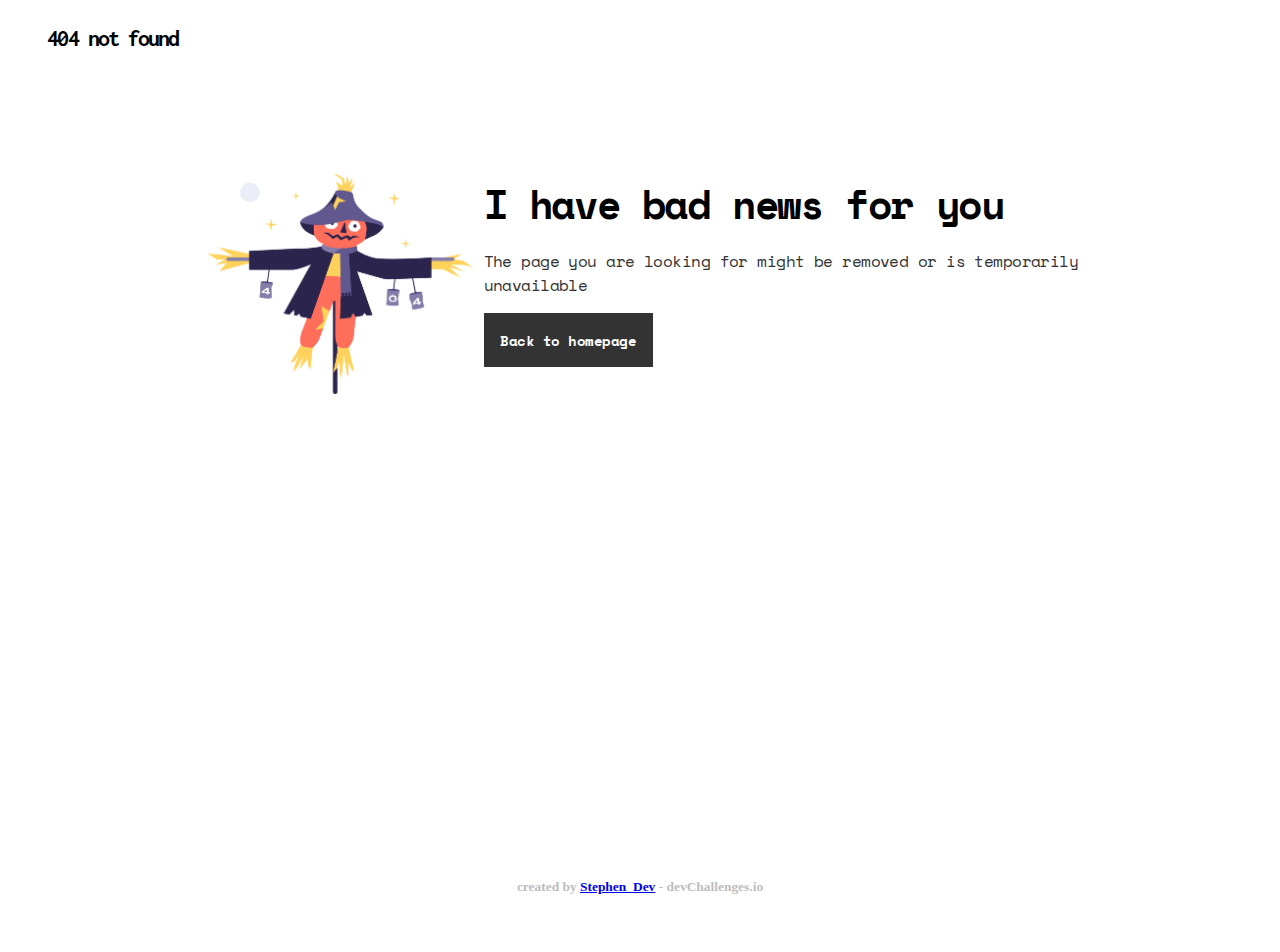
<file: responsive/404-not-found-challenge.byStephenRanaud/index.html>
<!DOCTYPE html>
<html lang="fr">

<head>
    <meta charset="UTF-8">
    <meta http-equiv="X-UA-Compatible" content="IE=edge">
    <meta name="viewport" content="width=device-width, initial-scale=1.0">
    <title>Document</title>
    <link rel="stylesheet" href="./styles.css">
</head>

<body>
    <header id="header-404">
        <span>404 not found</span>
    </header>
    <main id="main-404">
        <div id="scarecrow"></div>
        <section id="section-content-404">
            <h1>
                I have bad news for you
            </h1>
            <p>
                The page you are looking for might be removed or is temporarily unavailable
            </p>
            <button class="btn btn--flat">
                Back to homepage
            </button>
        </section>
        <footer id="footer-404">
            <div id="by-user">
                <span> created by <a href="https://devchallenges.io/portfolio/stephenranaud">Stephen_Dev</a> - devChallenges.io</span>
            </div>
        </footer>
    </main>
</body>
</html>
</file>
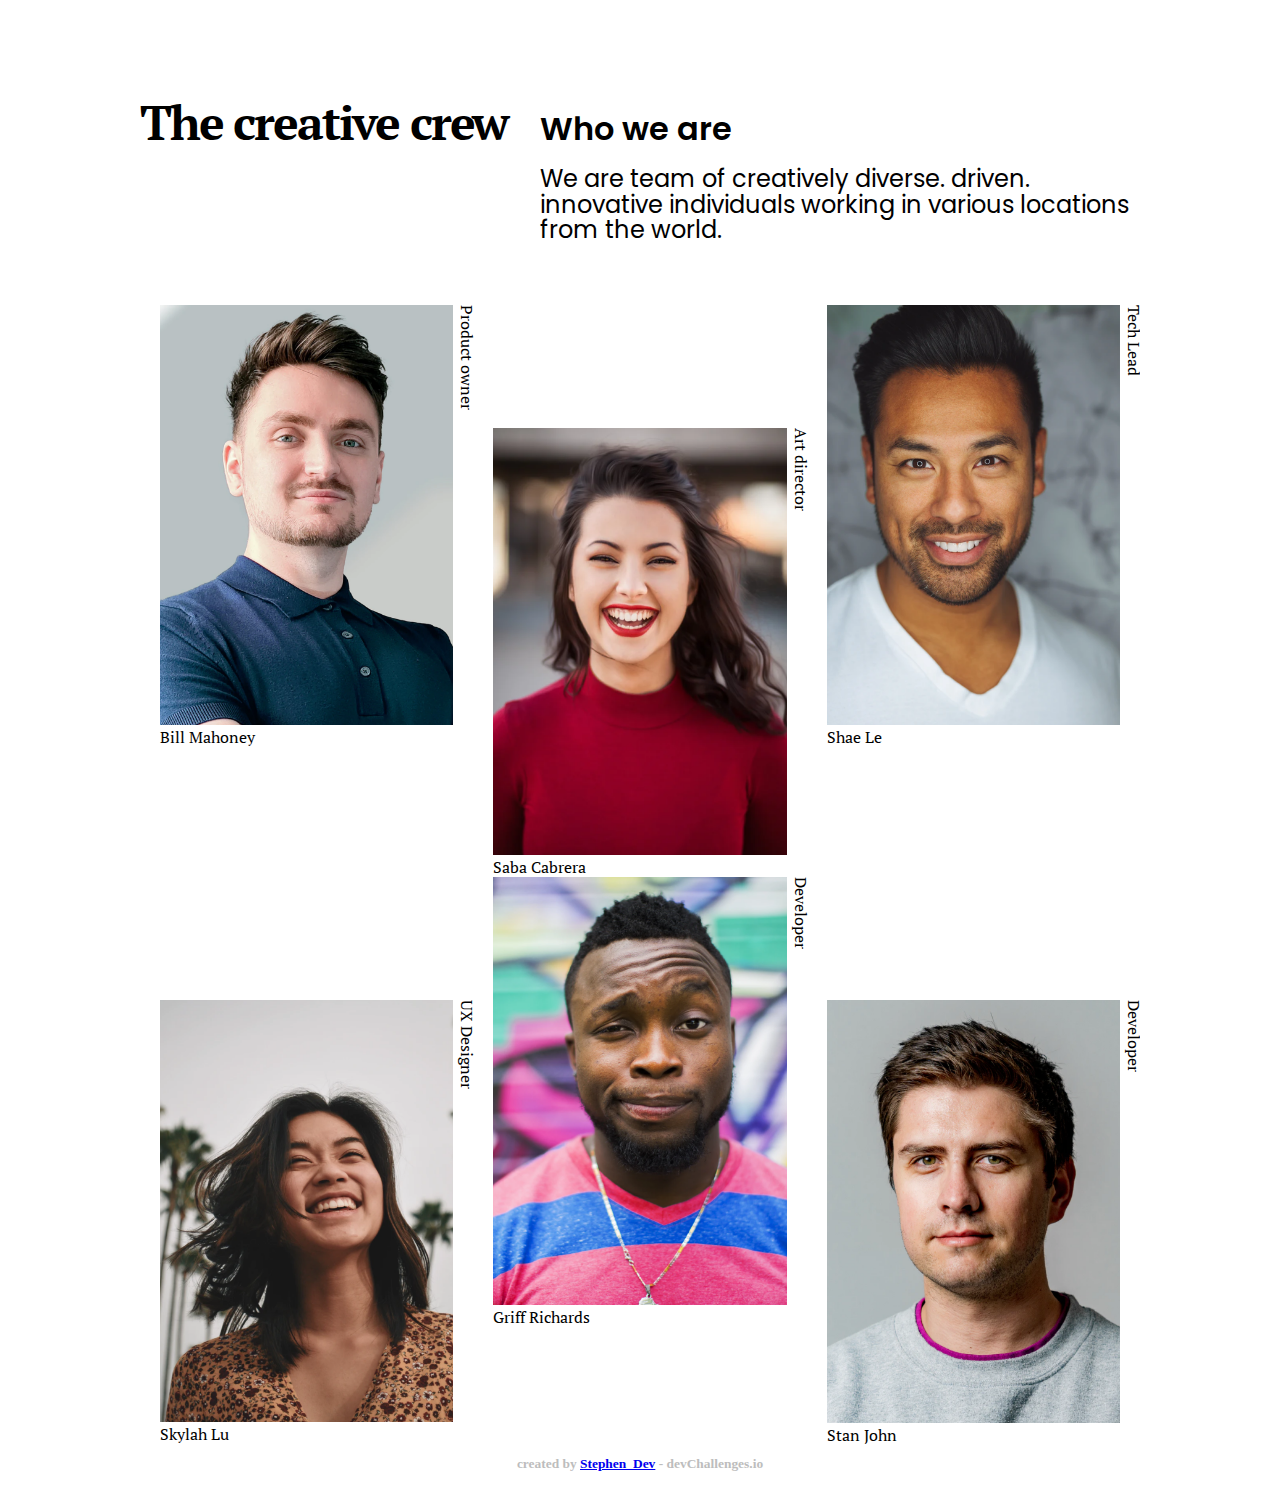
<file: responsive/my-team-page.byStephenRanaud/index.html>
<!DOCTYPE html>
<html lang="en">

<head>
    <meta charset="UTF-8">
    <meta http-equiv="X-UA-Compatible" content="IE=edge">
    <meta name="viewport" content="width=device-width, initial-scale=1.0">
    <link rel="stylesheet" href="./styles.css">
    <link href="https://fonts.googleapis.com/css2?family=PT+Serif:wght@400;700&family=Poppins:wght@400;600&display=swap" rel="stylesheet">
    <title>Document</title>
</head>

<body>
    <div class="wrapper">
        <header class="header-main">
            <h1 class="title-level1">The creative crew</h1>
            <div class="about">
                <h2 class="about__title">Who we are</h2>
                <p class="about__parag">
                    We are team of creatively diverse. driven. innovative individuals working in various locations from the world.
                </p>
            </div>
        </header>

        <div class="team-grid">
            <div class="team-grid__item">
                <span class="job">Product owner</span>
                <img src="./images/photo1.png" alt="">
                <span class="name">Bill Mahoney</span>
            </div>

            <div class="team-grid__item">
                <span class="job">Art director</span>
                <img src="./images/photo2.png" alt="">
                <span class="name">Saba Cabrera</span>
            </div>

            <div class="team-grid__item">
                <span class="job">Tech Lead</span>
                <img src="./images/photo3.png" alt="">
                <span class="name">Shae Le</span>
            </div>

            <div class="team-grid__item">
                <span class="job">UX Designer</span>
                <img src="./images/photo4.png" alt="">
                <span class="name">Skylah Lu</span>
            </div>

            <div class="team-grid__item">
                <span class="job">Developer</span>
                <img src="./images/photo5.png" alt="">
                <span class="name">Griff Richards</span>
            </div>

            <div class="team-grid__item">
                <span class="job">Developer</span>
                <img src="./images/photo6.png" alt="">
                <span class="name">Stan John</span>
            </div>
        </div>
    </div>
   <div id="by-user">
    <span> created by <a href="https://devchallenges.io/portfolio/stephenranaud">Stephen_Dev</a> - devChallenges.io</span>
   </div>
</body>
</html>
</file>
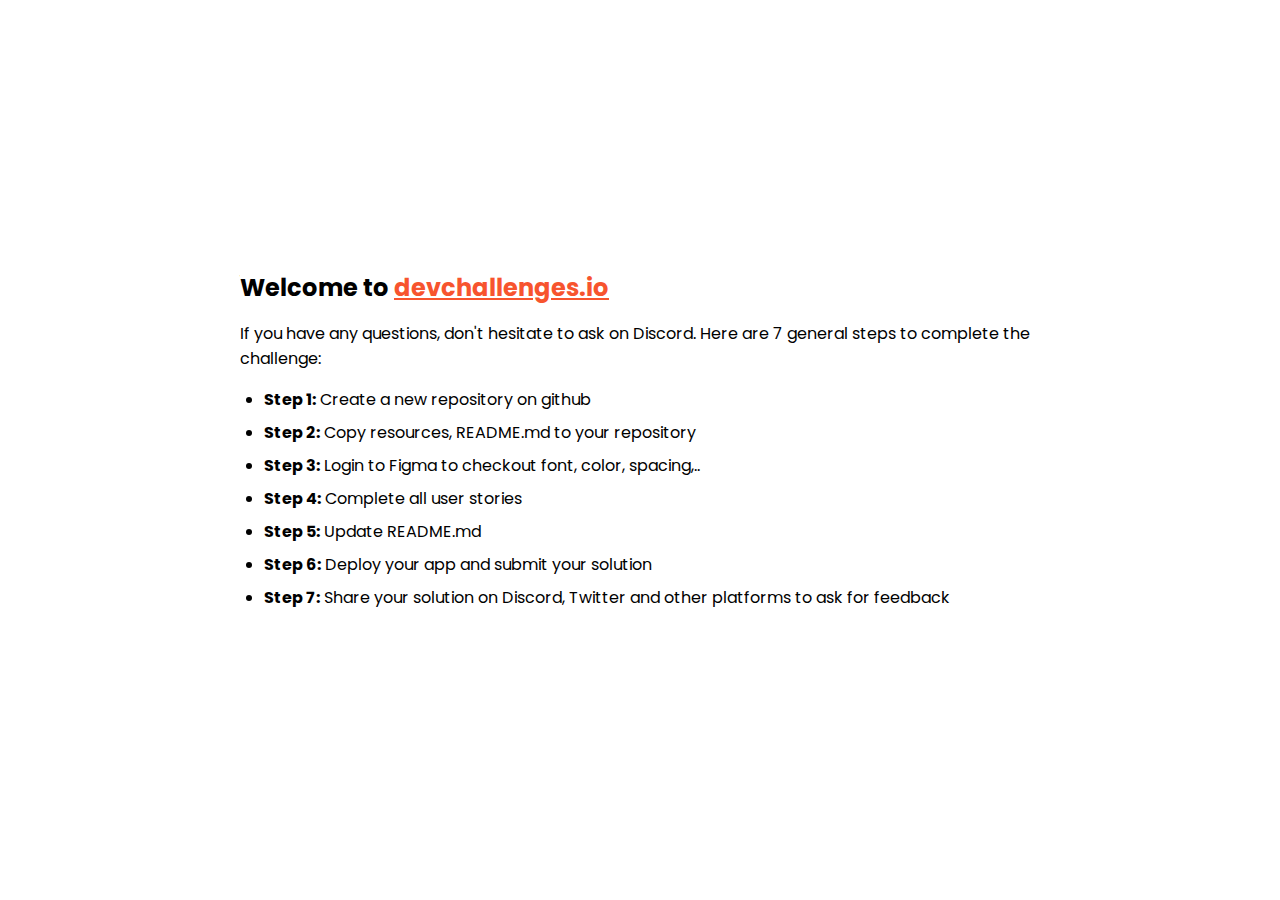
<file: responsive/my-team-page.byStephenRanaud/my-team-page-master/index.html>
<!DOCTYPE html>
<html lang="en">
  <head>
    <meta charset="utf-8" />
    <meta
      name="viewport"
      content="width=device-width, initial-scale=1,
  maximum-scale=5"
    />

    <link rel="icon" href="devchallenges.png" />

    <link
      rel="shortcut icon"
      type="image/x-icon"
      href="https://devchallenges.io/"
    />

    <link
      href="https://fonts.googleapis.com/css2?family=Poppins:wght@400;500&display=swap"
      rel="stylesheet"
    />

    <title>Devchallenges</title>

    <style>
      body {
        font-family: "Poppins", sans-serif;
      }

      ul {
        padding-left: 24px;
      }

      li {
        margin-bottom: 8px;
      }

      .welcome {
        max-width: 800px;
        margin: 0 auto;
      }

      .welcome-text {
        margin-top: 30vh;
        font-weight: 500;
      }

      .welcome-text p {
        font-size: 1rem;
        font-weight: 400;
      }

      .welcome-text h1 {
        font-size: 1.5rem;
      }

      .welcome-text a {
        color: #f7542e;
      }
    </style>
  </head>
  <body>
    <div class="welcome">
      <div class="welcome-text">
        <h1>
          Welcome to
          <a href="https://devchallenges.io/" target="_blank"
            >devchallenges.io</a
          >
        </h1>

        <p>
          If you have any questions, don't hesitate to ask on Discord. Here are
          7 general steps to complete the challenge:
        </p>
      </div>

      <ul>
        <li><b>Step 1:</b> Create a new repository on github</li>
        <li><b>Step 2:</b> Copy resources, README.md to your repository</li>
        <li>
          <b>Step 3:</b> Login to Figma to checkout font, color, spacing,..
        </li>
        <li><b>Step 4:</b> Complete all user stories</li>
        <li><b>Step 5:</b> Update README.md</li>
        <li><b>Step 6:</b> Deploy your app and submit your solution</li>
        <li>
          <b>Step 7:</b> Share your solution on Discord, Twitter and other
          platforms to ask for feedback
        </li>
      </ul>
    </div>
  </body>
</html>
</file>
<file: responsive/404-not-found-challenge.byStephenRanaud/styles.css>
@import url("https://fonts.googleapis.com/css2?family=Inconsolata:wght@700&family=Space+Mono:wght@400;700&display=swap");
body,
html {
  padding: 0;
  margin: 0;
  min-height: 100vh;
  font-size: 100%;
  background-color: #ffffff;
  position: relative;
}

*, ::before, ::after{
    transition: all 1s ease;
}

body {
  padding: max(20px, calc(min(26px, 3vw))) max(24px, calc(min(77px, 3.7vw)));
}

#header-404 {
  margin-bottom: calc(60px + 7vmin);
}
#header-404 span {
  font-family: Inconsolata;
  font-size: 24px;
  font-style: normal;
  font-weight: 700;
  line-height: 25px;
  letter-spacing: -0.08em;
  text-align: left;
}

h1 {
  font-family: Space Mono;
  font-size: min(5ch, 7ch);
  font-style: normal;
  font-weight: 700;
  letter-spacing: -0.035em;
  text-align: left;
  margin: 0;
  padding: 0;
}

p {
  font-family: Space Mono;
  font-size: min(2ch, 3ch);
  font-style: normal;
  font-weight: 400;
 
  letter-spacing: -0.035em;
  text-align: left;
}

.btn {
  border: none;
  color: #ffffff;
  padding: calc(1rem + .07vmin);
  font-family: Space Mono;
  font-size: 14px;
  font-style: normal;
  font-weight: 700;
  line-height: 21px;
  letter-spacing: -0.035em;
  text-align: left;
}
.btn--flat {
  background: #333333;
}

#main-404 {
  display: flex;
  flex-direction: row;
  flex-wrap: wrap;
  max-width: 1200px;
  margin: auto;
  align-items: flex-start;
  justify-content: center;
}
#main-404 #scarecrow {
  background-image: url("./img/Scarecrow.png");
  background-repeat: no-repeat;
  background-position: center;
  background-size: contain;
  min-width: 287px;
  max-width: 310px;
  min-height: 220px;
  max-height: 243px;
}
#main-404 #section-content-404 {
  max-width: 600px;
}
#main-404 #section-content-404 p {
  color: #333333;
}

#footer-404 {
  position: absolute;
  bottom: 0;
  left: 0;
  right: 0;
  top: calc(100% + 7vmin);
}

#by-user {
  font-family: Montserrat;
  font-size: calc(.8rem + .07vmin);
  font-style: normal;
  font-weight: 600;
  line-height: 17px;
  letter-spacing: 0em;
  text-align: center;
  color: #BDBDBD;
  padding: 10px 0;
}

@media screen and (min-width: 980px) {
  body {
    overflow: hidden;
  }

  #footer-404 {
    top: calc(100vh - 32px);
  }
  #footer-404 .by-user {
    padding: 0;
  }
}
</file>
<file: responsive/my-team-page.byStephenRanaud/styles.css>
*,
*::after,
*::before {
  box-sizing: border-box;
}

h1,
h2 {
  margin: 0;
}

body {
  margin: 0;
  padding: 0;
  font-size: 100%;
  padding-bottom: 30px;
}

h1 {
  font-family: "PT Serif";
  font-size: clamp(2.25rem, 5vw, 3rem);
  font-style: normal;
  font-weight: 700;
  line-height: 48px;
  letter-spacing: -0.045em;
  text-align: left;
}

h2 {
  font-family: Poppins;
  font-size: clamp(1.125rem, 4.5vw, 2rem);
  font-style: normal;
  font-weight: 600;
  line-height: 27px;
  letter-spacing: 0em;
  text-align: left;
}

p {
  font-size: clamp(1rem, 4vw, 1.5rem);
  white-space: normal;
  font-family: Poppins;
  font-style: normal;
  font-weight: 400;
  line-height: 1.6rem;
  letter-spacing: 0em;
  text-align: left;
}
#by-user {
  font-family: Montserrat;
  font-size: calc(.8rem + .07vmin);
  font-style: normal;
  font-weight: 600;
  line-height: 17px;
  letter-spacing: 0em;
  text-align: center;
  color: #BDBDBD;
  padding: 10px 0;
}
.header-main {
  display: flex;
  justify-content: space-between;
  align-items: baseline;
  flex-wrap: wrap;
  margin-top: calc(71px + 3vmin);
  margin-bottom: 38px;
  flex: 1 1 300px;
}
.header-main .about {
  width: 60%;
}
.header-main .about__title {
  margin-top: 0;
}

.title-level1 {
  margin-bottom: 38px;
}

.wrapper {
  max-width: 1000px;
  margin: auto;
  overflow: hidden;
}

.team-grid {
  display: grid;
  grid-template-columns: repeat(auto-fit, minmax(200px, 1fr));
}
@media screen and (min-width: 768px) {
  .team-grid {
    grid-template-columns: repeat(auto-fit, minmax(300px, 1fr));
  }
}
.team-grid__item {
  padding-left: 20px;
  padding-right: 20px;
  position: relative;
}
.team-grid__item span {
  font-family: "PT Serif";
  font-size: 0 0.8rem;
  font-style: normal;
  font-weight: 400;
  line-height: 13px;
  letter-spacing: 0em;
  text-align: left;
}
.team-grid__item span.job {
  position: absolute;
  right: 0;
  top: 0;
  transform-origin: top right;
  transform: rotateZ(90deg) translate(100%);
}
.team-grid__item img {
  display: inline-block;
  width: 100%;
}
.team-grid__item:nth-child(2n) {
  margin-top: 0;
}
@media screen and (min-width: 425px) {
  .team-grid__item:nth-child(2n) {
    margin-top: calc(7vmin + 60px);
  }
}

/*# sourceMappingURL=styles.css.map */
</file>
